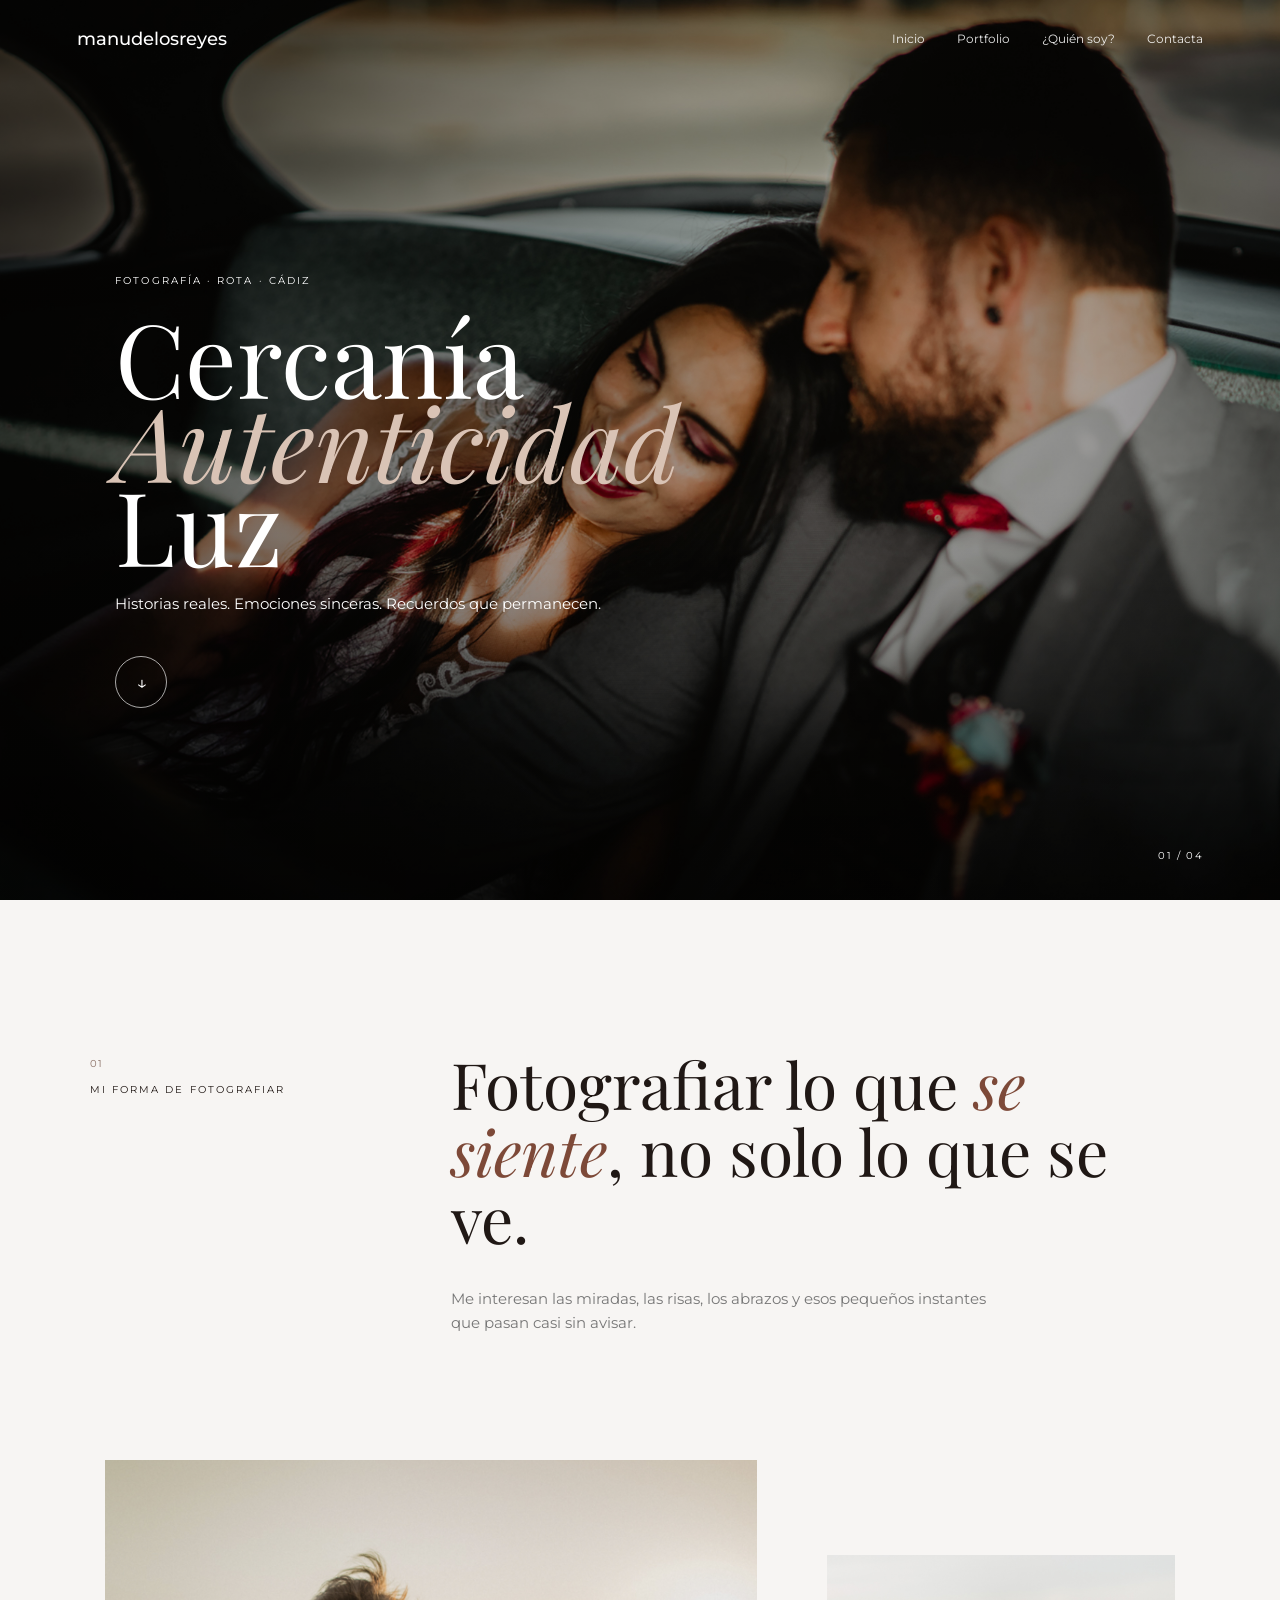
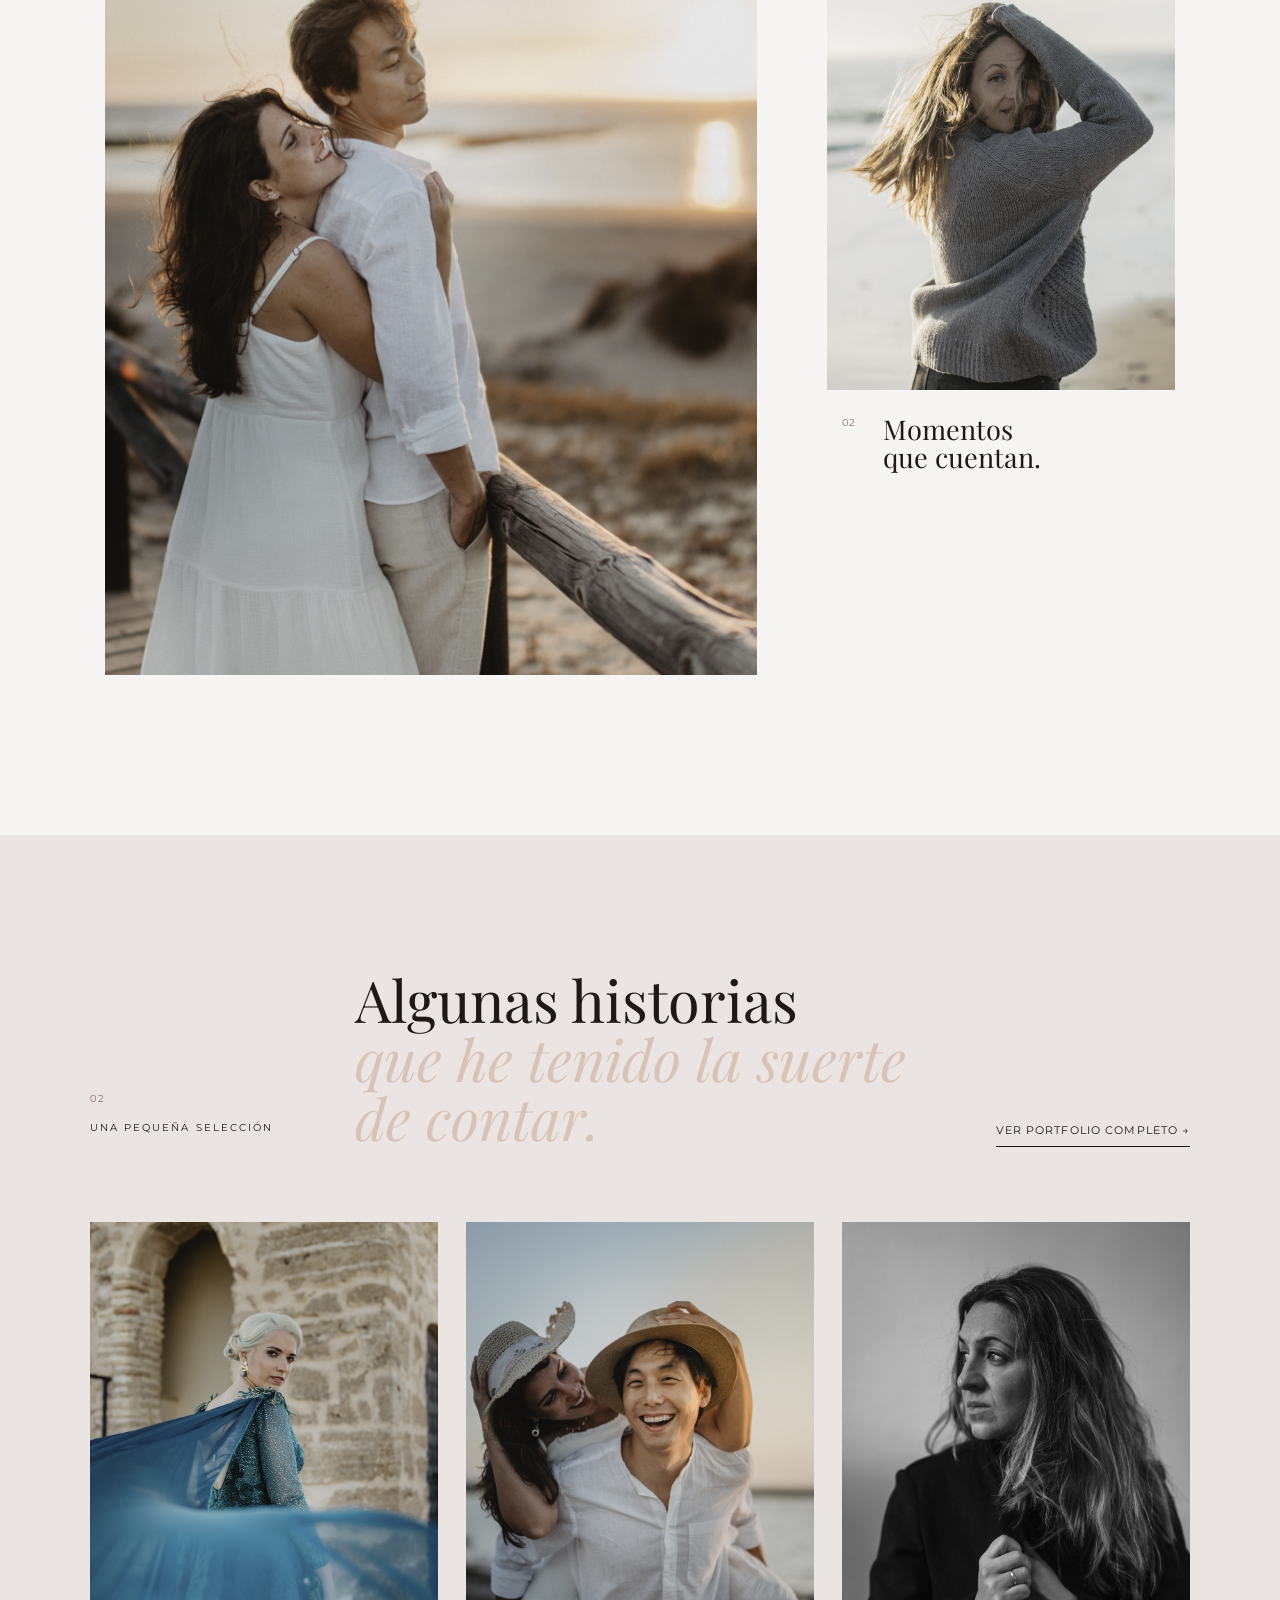
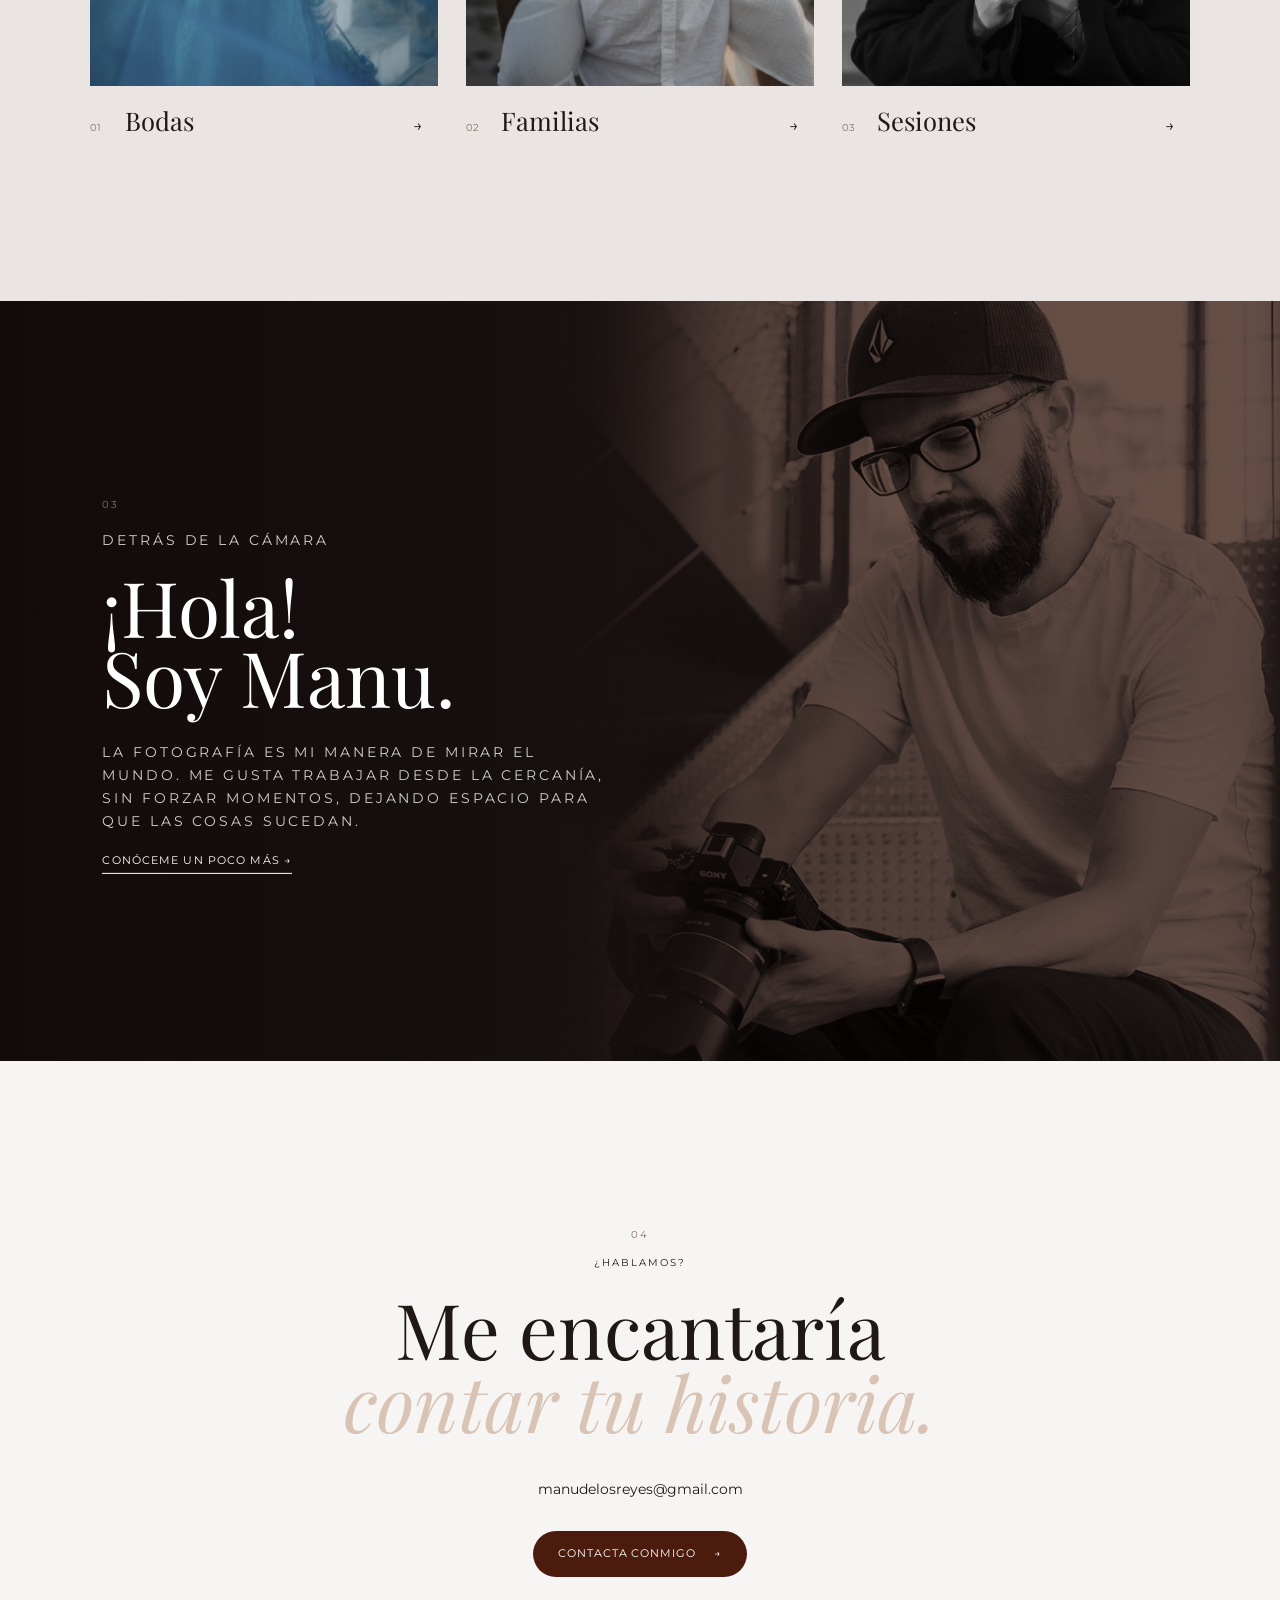
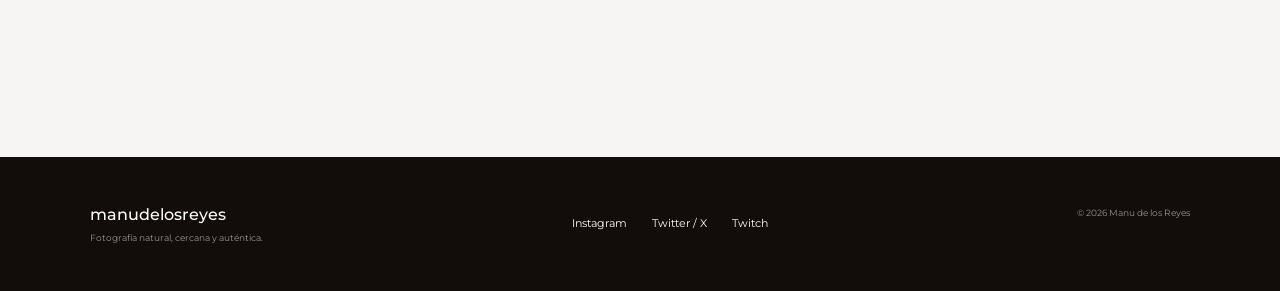
<file: index.html>
<!DOCTYPE html>
<html lang="es">
<head>
<meta charset="UTF-8"><meta name="viewport" content="width=device-width, initial-scale=1.0">
<meta name="description" content="Manu de los Reyes — fotografía natural, cercana y auténtica en Rota y Cádiz.">
<title>Manu de los Reyes — Fotografía</title>
<link rel="preconnect" href="https://fonts.googleapis.com"><link rel="preconnect" href="https://fonts.gstatic.com" crossorigin>
<link href="https://fonts.googleapis.com/css2?family=Montserrat:wght@400;500;600&family=Playfair+Display:wght@400;500;600&display=swap" rel="stylesheet">
<link rel="stylesheet" href="css/style.css">
</head>
<body>
<header class="header"><a class="logo" href="#inicio">manudelosreyes</a><button class="menu-button" aria-label="Abrir menú"><span></span><span></span></button>
<nav><a href="#inicio">Inicio</a><a href="portfolio.html">Portfolio</a><a href="#sobre-mi">¿Quién soy?</a><a href="#contacto">Contacta</a></nav></header>
<main>
<section class="hero" id="inicio"><img class="hero-image" src="images/home/hero.jpg" alt="Fotografía de Manu de los Reyes"><div class="hero-shade"></div>
<div class="hero-copy"><p class="mini">Fotografía · Rota · Cádiz</p><h1>Cercanía<br><i>Autenticidad</i><br>Luz</h1><p class="hero-text">Historias reales. Emociones sinceras. Recuerdos que permanecen.</p><a class="round-link" href="#trabajo" aria-label="Descubrir mi trabajo">↓</a></div><div class="hero-number">01 / 04</div></section>
<section class="statement" id="trabajo"><div class="statement-title"><span class="index">01</span><p>Mi forma de fotografiar</p></div><div class="statement-copy"><h2>Fotografiar lo que <em>se siente</em>, no solo lo que se ve.</h2><p>Me interesan las miradas, las risas, los abrazos y esos pequeños instantes que pasan casi sin avisar.</p></div></section>
<section class="mosaic"><div class="mosaic-main"><img src="images/home/statement-main.jpg" alt="Fotografía"></div><div class="mosaic-side"><img src="images/home/statement-secondary.jpg" alt="Fotografía"><div class="mosaic-caption"><span>02</span><strong>Momentos<br>que cuentan.</strong></div></div></section>
<section class="work"><div class="work-head"><div><span class="index">02</span><p>Una pequeña selección</p></div><h2>Algunas historias<br><em>que he tenido la suerte de contar.</em></h2><a href="portfolio.html" class="text-link">Ver portfolio completo →</a></div>
<div class="stories-grid">
<a href="portfolio.html#bodas" class="story-card"><div class="story-image"><img src="images/home/story-bodas.jpg" alt="Bodas"></div><div class="card-meta"><span>01</span><h3>Bodas</h3><i>→</i></div></a>
<a href="portfolio.html#familias" class="story-card"><div class="story-image"><img src="images/home/story-familias.jpg" alt="Familias"></div><div class="card-meta"><span>02</span><h3>Familias</h3><i>→</i></div></a>
<a href="portfolio.html#sesiones" class="story-card"><div class="story-image"><img src="images/home/story-sesiones.jpg" alt="Sesiones"></div><div class="card-meta"><span>03</span><h3>Sesiones</h3><i>→</i></div></a>
</div></section>
<section class="about" id="sobre-mi"><img class="about-image" src="images/home/about.jpg" alt="Manu de los Reyes"><div class="about-shade"></div><div class="about-copy"><span class="index">03</span><p>Detrás de la cámara</p><h2>¡Hola!<br>Soy Manu.</h2><p>La fotografía es mi manera de mirar el mundo. Me gusta trabajar desde la cercanía, sin forzar momentos, dejando espacio para que las cosas sucedan.</p><a class="text-link light" href="#contacto">Conóceme un poco más →</a></div></section>
<section class="contact" id="contacto"><span class="index">04</span><p>¿Hablamos?</p><h2>Me encantaría<br><em>contar tu historia.</em></h2><a class="contact-mail" href="mailto:manudelosreyes@gmail.com">manudelosreyes@gmail.com</a><a class="pill" href="mailto:manudelosreyes@gmail.com">Contacta conmigo <span>→</span></a></section>
</main>
<footer><div><strong>manudelosreyes</strong><small>Fotografía natural, cercana y auténtica.</small></div><div class="footer-social"><a href="#">Instagram</a><a href="#">Twitter / X</a><a href="#">Twitch</a></div><div><small>© 2026 Manu de los Reyes</small></div></footer>
<script src="js/script.js"></script></body></html>
</file>
<file: css/style.css>
*{box-sizing:border-box}html{scroll-behavior:smooth}body{margin:0;background:#f7f5f3;color:#201815;font-family:Montserrat,Arial,sans-serif;font-size:15px;line-height:1.6}a{text-decoration:none;color:inherit}button{font:inherit}.header{position:absolute;z-index:10;top:0;left:0;width:100%;padding:25px clamp(24px,6vw,90px);display:flex;align-items:center;justify-content:space-between;color:#fff}.dark-header{position:absolute}.logo{font-size:1.1rem;font-weight:500}.header nav{display:flex;gap:32px;font-size:.72rem}.header nav a{opacity:.9;position:relative}.header nav a:after{content:"";position:absolute;left:0;bottom:-5px;width:0;height:1px;background:currentColor;transition:.25s}.header nav a:hover:after,.header nav a.active:after{width:100%}.menu-button{display:none;background:none;border:0;color:currentColor}.menu-button span{display:block;width:24px;height:1px;background:currentColor;margin:6px}.hero{height:100vh;min-height:650px;position:relative;color:#fff;overflow:hidden}.hero-image,.about-image,.portfolio-hero .hero-image{position:absolute;inset:0;width:100%;height:100%;object-fit:cover}.hero-shade{position:absolute;inset:0;background:linear-gradient(90deg,rgba(0,0,0,.56),rgba(0,0,0,.18) 65%,rgba(0,0,0,.35)),linear-gradient(0deg,rgba(0,0,0,.45),transparent 45%)}.hero-copy{position:absolute;left:clamp(28px,9vw,145px);top:50%;transform:translateY(-42%);max-width:720px}.mini,.statement-title p,.work-head p,.about-copy>p,.contact>p,.portfolio-title p{font-size:.65rem;text-transform:uppercase;letter-spacing:.2em}.hero h1{font-family:"Playfair Display",serif;font-size:clamp(4rem,8vw,8.5rem);line-height:.82;font-weight:400;margin:25px 0}.hero h1 i,.work h2 em,.contact h2 em{font-weight:400;color:#d9c3b5}.hero-text{font-size:.95rem;max-width:500px}.round-link{display:grid;place-items:center;width:52px;height:52px;border:1px solid rgba(255,255,255,.65);border-radius:50%;margin-top:40px;font-size:1.2rem}.hero-number{position:absolute;right:6vw;bottom:35px;font-size:.65rem;letter-spacing:.15em}.statement{max-width:1300px;margin:auto;padding:150px 7vw 110px;display:grid;grid-template-columns:.35fr 1fr;gap:8vw}.index{font-size:.62rem;letter-spacing:.18em;color:#8b7166}.statement-title p{margin-top:8px}.statement-copy h2{font-family:"Playfair Display",serif;font-weight:400;font-size:clamp(2.5rem,5vw,5.4rem);line-height:1.05;max-width:900px;margin:0}.statement-copy h2 em{color:#7d4938}.statement-copy p{max-width:560px;color:#777;margin-top:35px}
/* V4: composición más contenida y centrada para las dos fotografías */
.mosaic{max-width:1250px;margin:0 auto;padding:0 7vw 160px;display:grid;grid-template-columns:1.35fr .72fr;gap:70px;align-items:start}.mosaic-main{width:100%;max-width:680px;justify-self:start;aspect-ratio:4/5;overflow:hidden}.mosaic-main img{width:100%;height:100%;display:block;object-fit:cover}.mosaic-side{display:flex;flex-direction:column;align-items:flex-start;padding-top:95px}.mosaic-side>img{width:min(100%,390px);aspect-ratio:4/5;display:block;object-fit:cover}.mosaic-caption{display:flex;gap:28px;align-items:flex-start;padding:25px 0 0 15px}.mosaic-caption span{font-size:.65rem;color:#8b7166}.mosaic-caption strong{font-family:"Playfair Display",serif;font-size:1.7rem;line-height:1.05;font-weight:400}
.work{background:#eae5e2;padding:135px 7vw 160px}.work-head{max-width:1250px;margin:auto;display:grid;grid-template-columns:.35fr 1fr auto;gap:5vw;align-items:end}.work-head h2{font-family:"Playfair Display",serif;font-size:clamp(2.2rem,4.5vw,4.8rem);font-weight:400;line-height:1.02;margin:0}.text-link{font-size:.7rem;text-transform:uppercase;letter-spacing:.1em;border-bottom:1px solid currentColor;padding-bottom:6px;white-space:nowrap}.stories-grid{max-width:1250px;margin:75px auto 0;display:grid;grid-template-columns:repeat(3,1fr);gap:28px}.story-card{display:block}.story-image{overflow:hidden;aspect-ratio:3/4;background:#765d51}.story-image img{width:100%;height:100%;display:block;object-fit:cover;transition:transform .6s ease}.story-card:hover .story-image img{transform:scale(1.035)}.card-meta{display:grid;grid-template-columns:35px 1fr 25px;align-items:baseline;padding-top:14px}.card-meta span{font-size:.6rem;color:#8b7166}.card-meta h3{margin:0;font-family:"Playfair Display",serif;font-size:1.6rem;font-weight:400}.card-meta i{font-style:normal;font-size:1rem;transition:transform .25s}.story-card:hover .card-meta i{transform:translateX(5px)}.about{height:760px;position:relative;color:#fff;overflow:hidden}.about-shade{position:absolute;inset:0;background:linear-gradient(90deg,rgba(15,7,5,.78),rgba(15,7,5,.38) 70%)}.about-copy{position:absolute;left:8vw;top:50%;transform:translateY(-50%);width:min(510px,80%)}.about-copy h2{font-family:"Playfair Display",serif;font-size:clamp(3.5rem,6vw,6rem);line-height:.9;font-weight:400;margin:20px 0 30px}.about-copy p:not(.index){color:rgba(255,255,255,.8);font-size:.9rem}.light{color:#fff}.contact{text-align:center;padding:160px 24px 180px}.contact h2{font-family:"Playfair Display",serif;font-size:clamp(3rem,6vw,6.5rem);font-weight:400;line-height:.95;margin:20px 0 40px}.contact-mail{display:block;font-size:.9rem;margin-bottom:30px}.pill{display:inline-flex;gap:18px;padding:14px 25px;border-radius:50px;background:#4b1b0d;color:#fff;font-size:.7rem;text-transform:uppercase;letter-spacing:.08em}footer{background:#120d0b;color:#fff;padding:45px 7vw;display:flex;justify-content:space-between;gap:30px;font-size:.7rem}footer strong{display:block;font-size:1rem;font-weight:500}footer small{display:block;color:rgba(255,255,255,.55);margin-top:4px}.footer-social{display:flex;gap:25px;align-items:center}.portfolio-hero{height:70vh;min-height:560px;position:relative;color:#fff}.portfolio-title{position:absolute;z-index:2;left:8vw;bottom:90px}.portfolio-title h1{font-family:"Playfair Display",serif;font-weight:400;font-size:clamp(4rem,8vw,8rem);line-height:.85;margin:20px 0}.portfolio-intro{max-width:900px;padding:110px 7vw 60px;font-family:"Playfair Display",serif;font-size:clamp(1.7rem,3vw,3rem);line-height:1.15}.filters{padding:25px 7vw 60px;display:flex;justify-content:center;gap:28px;flex-wrap:wrap}.filters button{background:none;border:0;border-bottom:1px solid transparent;padding:5px 0;color:#777;cursor:pointer;font-size:.68rem;text-transform:uppercase;letter-spacing:.1em}.filters button.active{color:#201815;border-color:#4b1b0d}.gallery{display:grid;grid-template-columns:repeat(4,1fr);grid-auto-rows:330px;grid-auto-flow:dense;gap:5px;padding:0 5px 120px}.gallery-item{border:0;min-height:0;cursor:pointer;padding:0}.gallery-item img{width:100%;height:100%;object-fit:cover;display:block}.gallery-item.wide{grid-column:span 2}.gallery-item.tall{grid-row:span 2}.gallery-item[hidden]{display:none}
@media(max-width:850px){.header nav{display:none}.menu-button{display:block}.statement{grid-template-columns:1fr;padding-top:100px}.mosaic{grid-template-columns:1fr 1fr;gap:25px;padding-left:7vw;padding-right:7vw}.mosaic-main{max-width:none}.mosaic-side{padding-top:55px}.mosaic-side>img{width:100%}.work-head{grid-template-columns:1fr;gap:20px}.stories-grid{grid-template-columns:1fr 1fr}.gallery{grid-template-columns:repeat(2,1fr);grid-auto-rows:260px}.gallery-item.wide{grid-column:span 2}}
@media(max-width:560px){.hero{min-height:680px}.hero-copy{left:25px;right:25px}.hero h1{font-size:4rem}.statement{padding-left:25px;padding-right:25px}.mosaic{grid-template-columns:1fr;gap:45px;padding-left:25px;padding-right:25px}.mosaic-main{max-width:none}.mosaic-side{padding-top:0}.mosaic-side>img{width:78%;margin-left:auto}.mosaic-caption{padding-left:0}.work{padding-left:25px;padding-right:25px}.stories-grid{grid-template-columns:1fr}.about{height:650px}.about-copy{left:25px;width:calc(100% - 50px)}.contact{padding:110px 25px 130px}footer{flex-direction:column;padding-left:25px;padding-right:25px}.footer-social{flex-wrap:wrap}.portfolio-title{left:25px}.gallery{grid-template-columns:1fr 1fr;grid-auto-rows:220px}.gallery-item.tall{grid-row:span 2}}

/* =========================================================
   V5 — Portfolio dinámico + lightbox
   La portada V4 no se modifica.
   ========================================================= */

.gallery{
  display:grid;
  grid-template-columns:repeat(4,1fr);
  grid-auto-rows:330px;
  grid-auto-flow:dense;
  gap:5px;
  padding:0 5px 120px;
  min-height:220px;
}

.gallery-item{
  border:0;
  min-height:0;
  cursor:pointer;
  padding:0;
  overflow:hidden;
  background:#765d51;
}

.gallery-item img{
  width:100%;
  height:100%;
  object-fit:cover;
  display:block;
  transition:transform .6s ease, opacity .3s ease;
}

.gallery-item:hover img{
  transform:scale(1.035);
}

.gallery-item.wide{
  grid-column:span 2;
}

.gallery-item.tall{
  grid-row:span 2;
}

.gallery-empty{
  grid-column:1 / -1;
  min-height:250px;
  display:grid;
  place-items:center;
  text-align:center;
  padding:40px;
  color:#777;
  font-family:"Playfair Display",serif;
  font-size:1.5rem;
}

.lightbox{
  position:fixed;
  z-index:100;
  inset:0;
  display:flex;
  align-items:center;
  justify-content:center;
  padding:35px 80px;
  background:rgba(12,9,8,.94);
  opacity:0;
  visibility:hidden;
  pointer-events:none;
  transition:opacity .25s ease, visibility .25s ease;
}

.lightbox.is-open{
  opacity:1;
  visibility:visible;
  pointer-events:auto;
}

.lightbox-content{
  width:min(1100px,88vw);
  height:calc(100vh - 90px);
  display:flex;
  flex-direction:column;
  align-items:center;
  justify-content:center;
}

.lightbox-content img{
  max-width:100%;
  max-height:calc(100% - 45px);
  width:auto;
  height:auto;
  object-fit:contain;
  display:block;
}

.lightbox-info{
  width:100%;
  max-width:1000px;
  display:flex;
  justify-content:space-between;
  padding-top:15px;
  color:rgba(255,255,255,.75);
  font-size:.62rem;
  text-transform:uppercase;
  letter-spacing:.12em;
}

.lightbox-close,
.lightbox-prev,
.lightbox-next{
  position:absolute;
  border:0;
  background:none;
  color:#fff;
  cursor:pointer;
  z-index:2;
  line-height:1;
}

.lightbox-close{
  top:25px;
  right:35px;
  font-size:2.5rem;
  font-weight:200;
}

.lightbox-prev,
.lightbox-next{
  top:50%;
  transform:translateY(-50%);
  font-family:"Playfair Display",serif;
  font-size:4rem;
  font-weight:300;
  padding:20px;
}

.lightbox-prev{left:15px}
.lightbox-next{right:15px}

.lightbox-close:hover,
.lightbox-prev:hover,
.lightbox-next:hover{
  opacity:.65;
}

body.lightbox-open{
  overflow:hidden;
}

@media(max-width:850px){
  .gallery{
    grid-template-columns:repeat(2,1fr);
    grid-auto-rows:260px;
  }

  .gallery-item.wide{
    grid-column:span 2;
  }

  .lightbox{
    padding:25px 50px;
  }

  .lightbox-content{
    width:90vw;
    height:calc(100vh - 60px);
  }

  .lightbox-prev,
  .lightbox-next{
    font-size:3rem;
    padding:10px;
  }
}

@media(max-width:560px){
  .gallery{
    grid-template-columns:1fr 1fr;
    grid-auto-rows:220px;
  }

  .gallery-item.tall{
    grid-row:span 2;
  }

  .lightbox{
    padding:20px 18px;
  }

  .lightbox-content{
    width:94vw;
    height:calc(100vh - 40px);
  }

  .lightbox-prev,
  .lightbox-next{
    top:auto;
    bottom:22px;
    transform:none;
    font-size:2.8rem;
  }

  .lightbox-prev{left:15px}
  .lightbox-next{right:15px}

  .lightbox-close{
    top:12px;
    right:18px;
    font-size:2rem;
  }

  .lightbox-info{
    padding-top:8px;
  }
}
</file>
